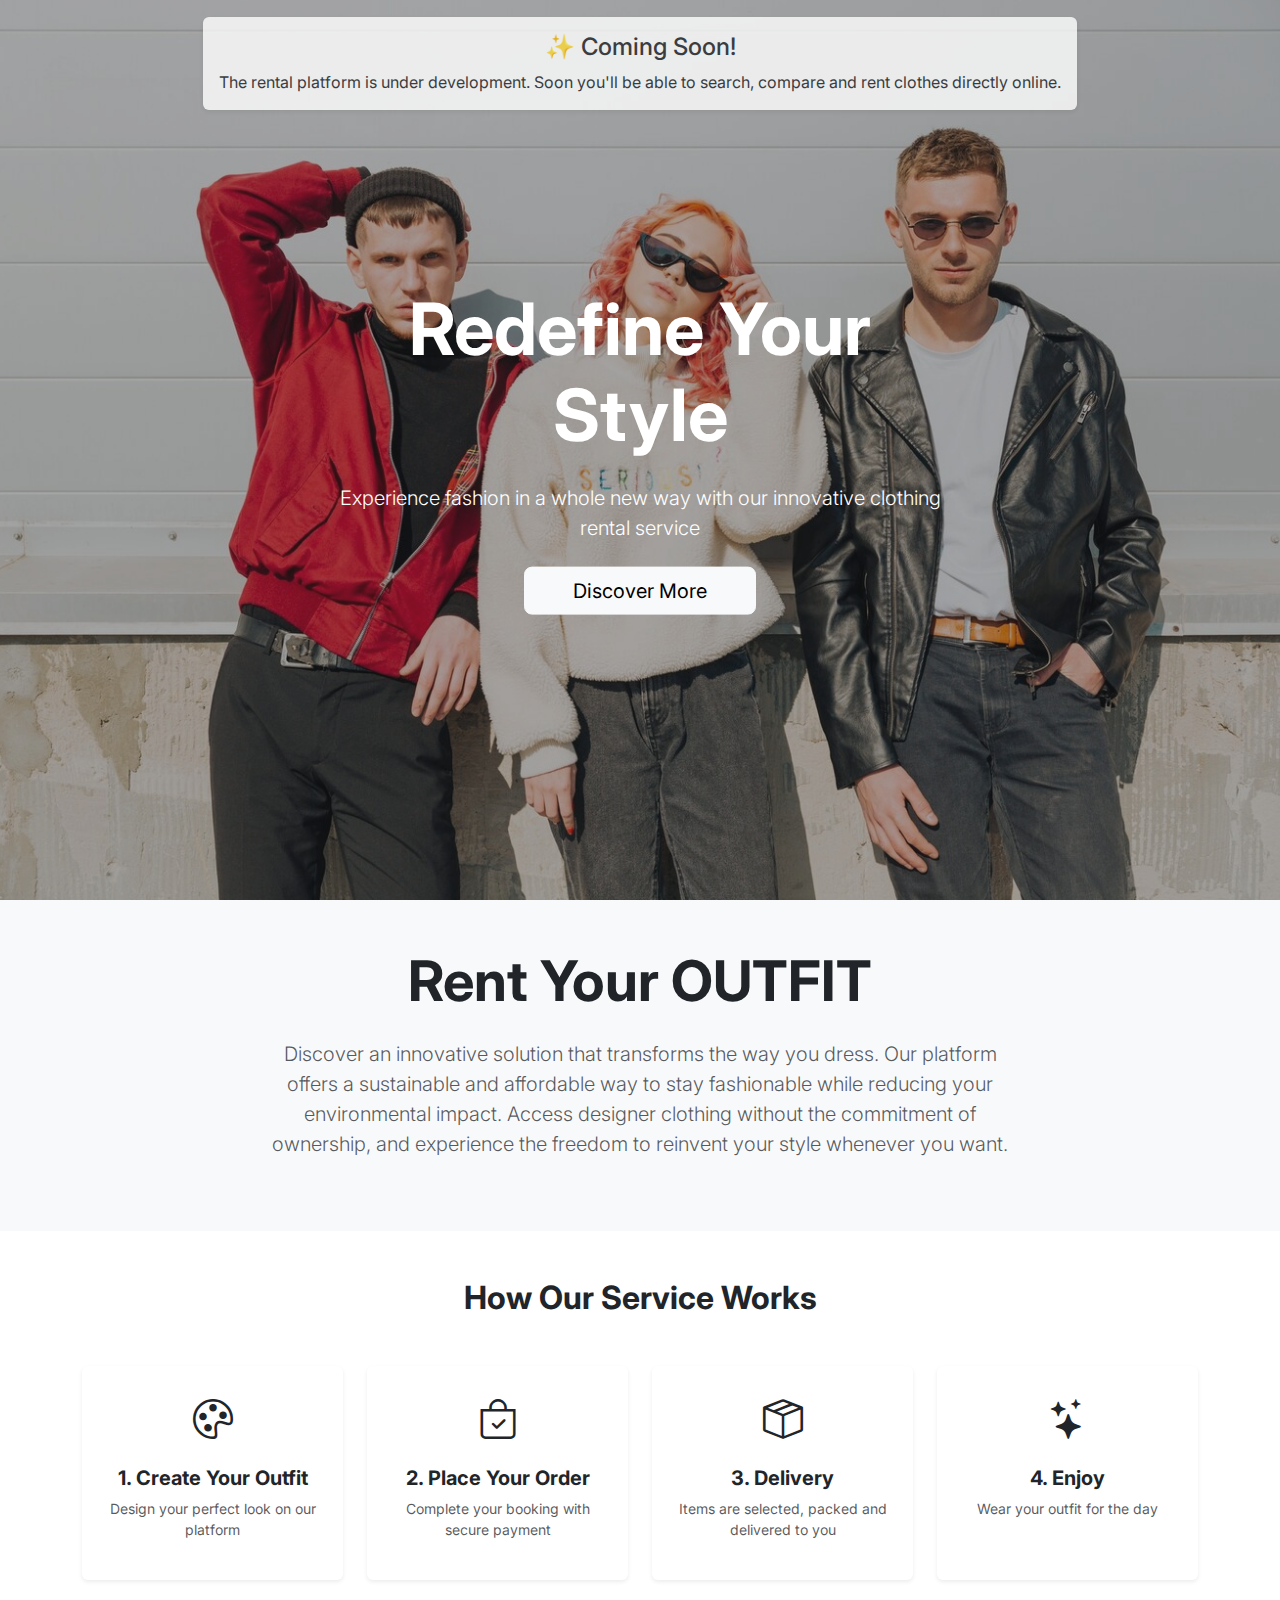
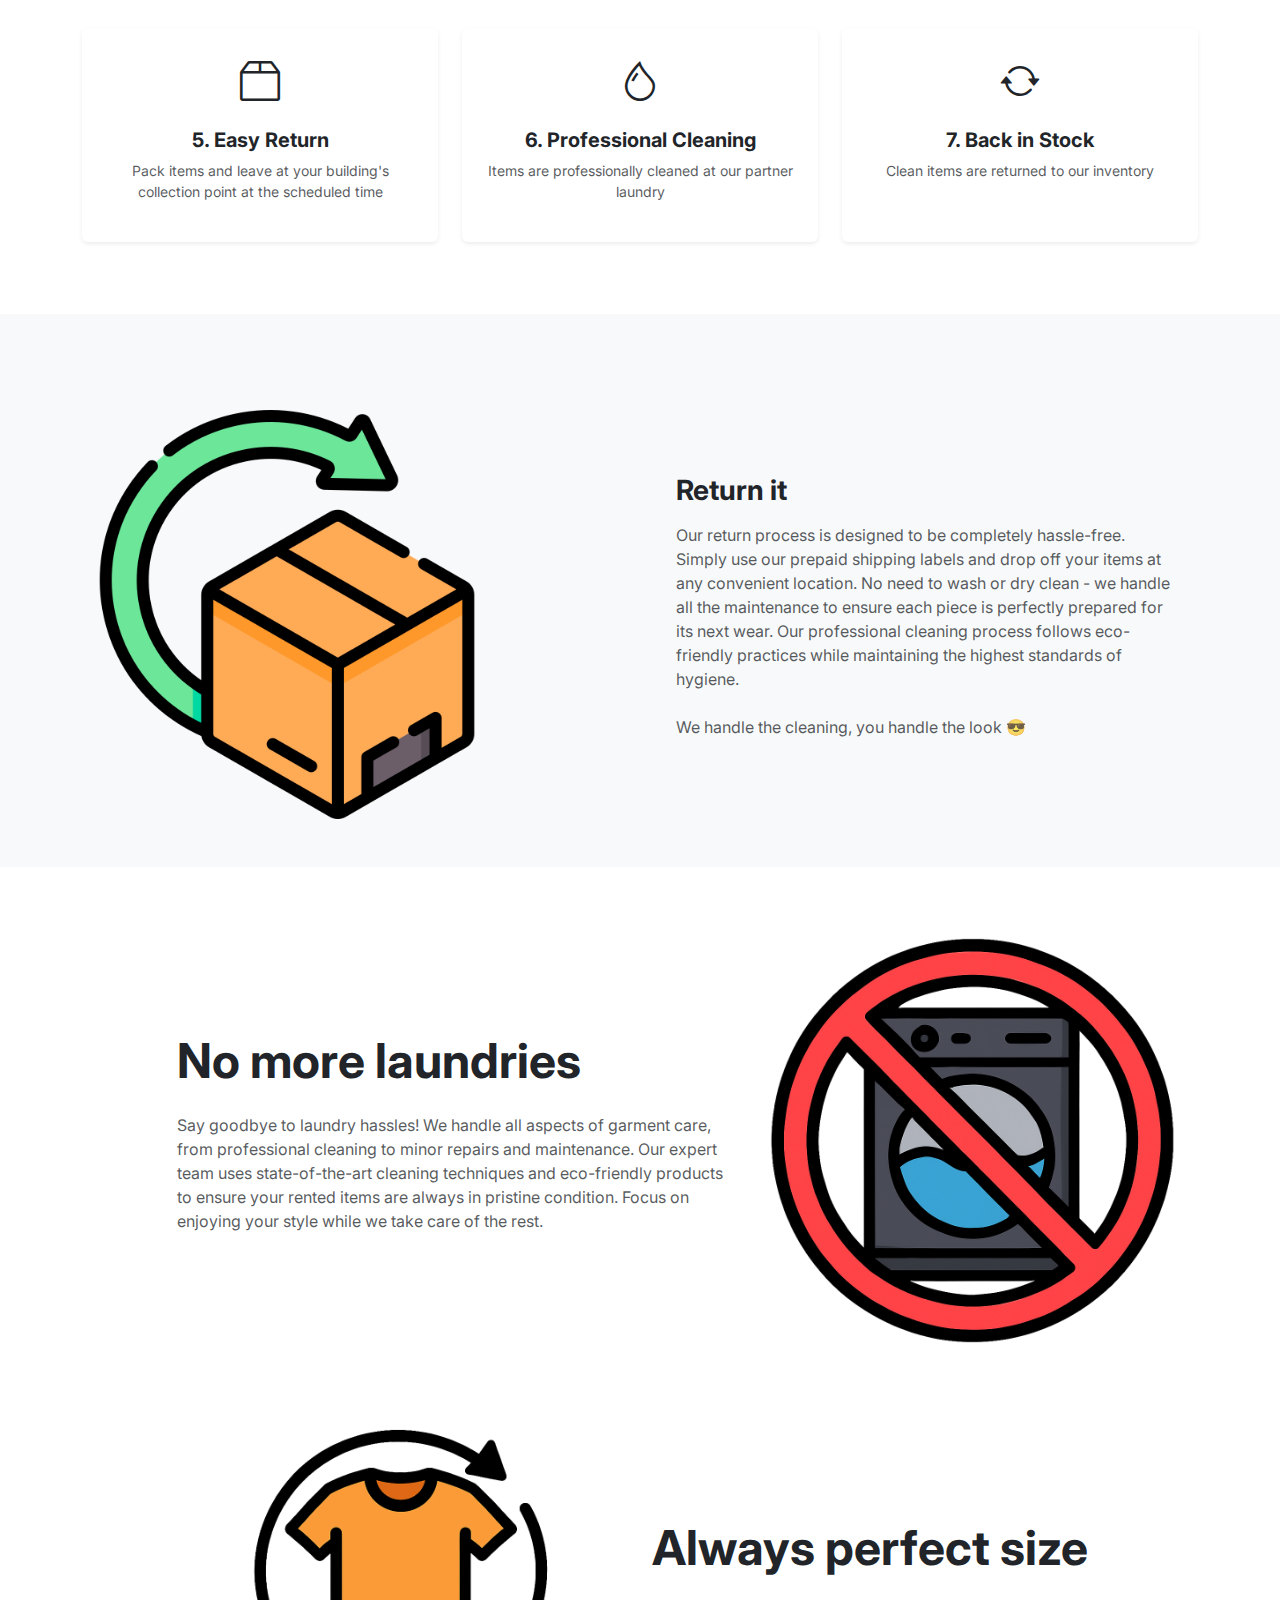
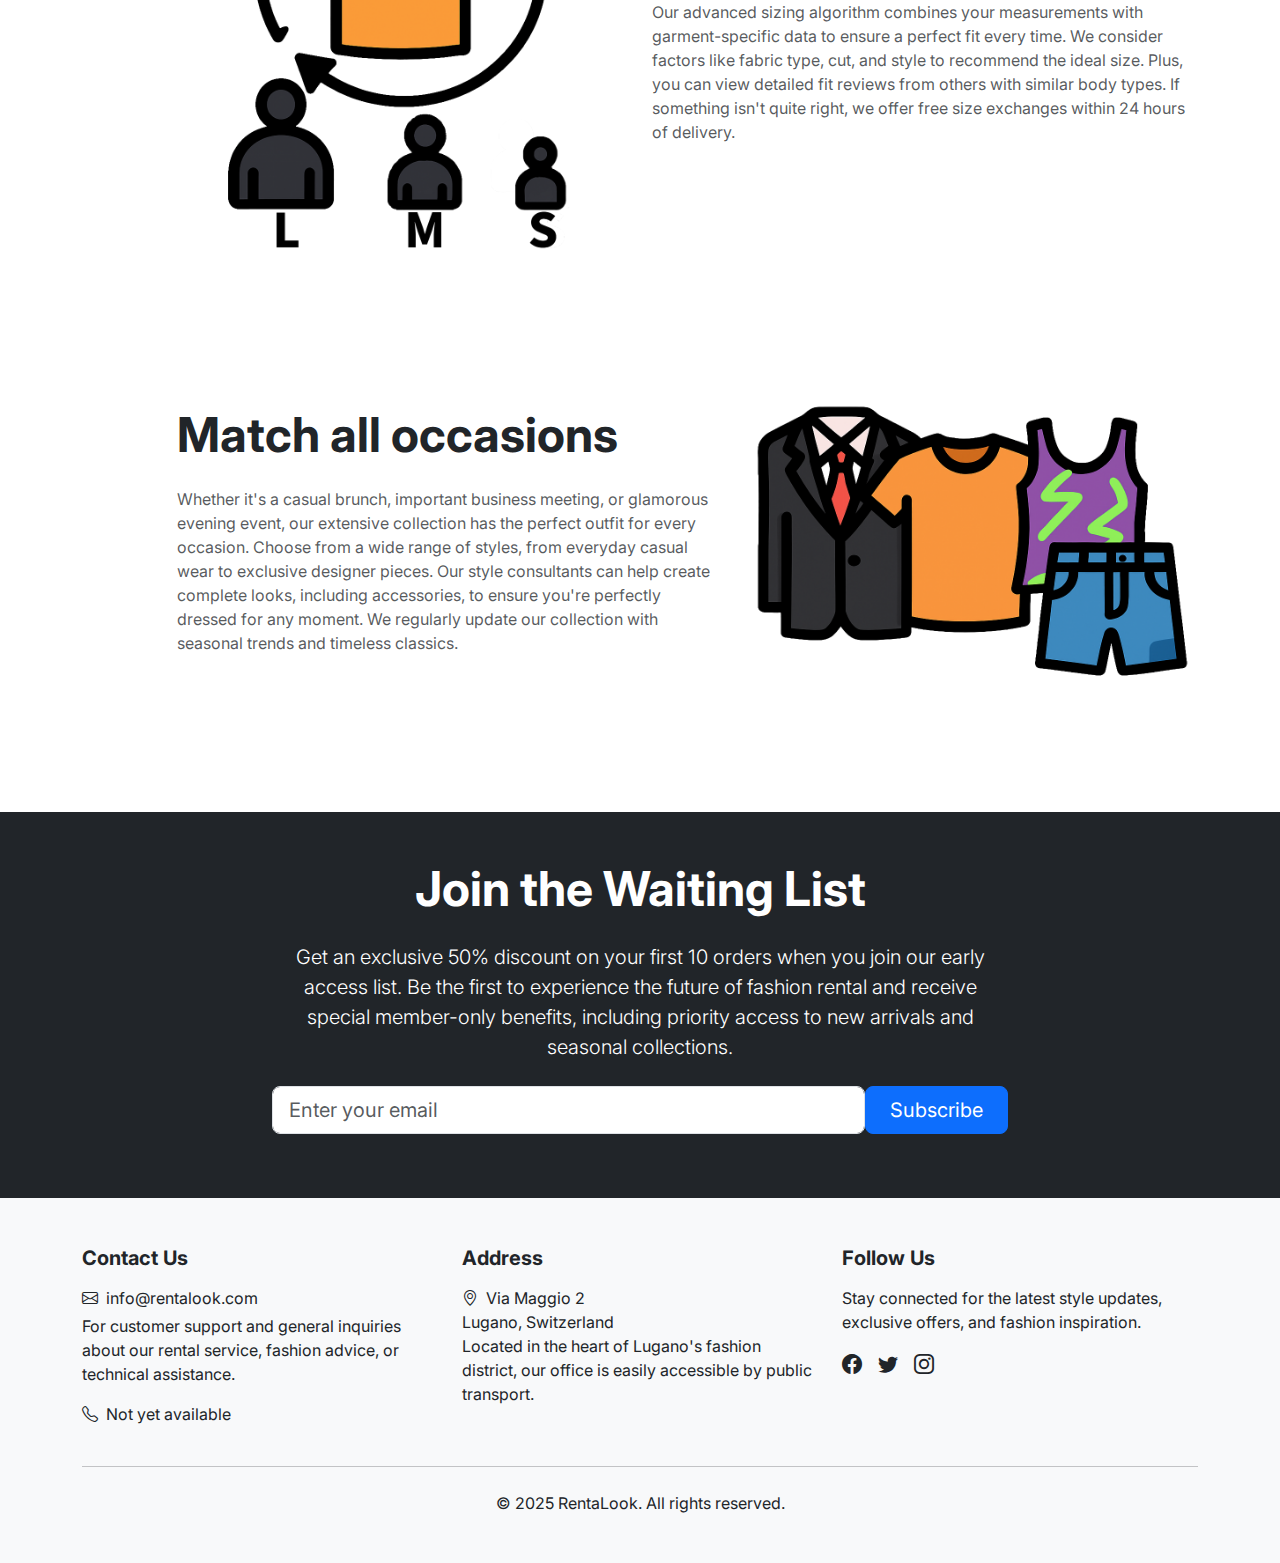
<file: index.html>
<!DOCTYPE html>
<html lang="en">
<head>
    <meta charset="UTF-8">
    <meta name="viewport" content="width=device-width, initial-scale=1.0">
    <title>Landing Page</title>
    <link href="https://fonts.googleapis.com/css2?family=Inter:wght@300;400;500;600;700&display=swap" rel="stylesheet">
    <link rel="stylesheet" href="./css/bootstrap.css">
    <link rel="stylesheet" href="./css/style.css">
    <link rel="stylesheet" href="https://cdn.jsdelivr.net/npm/bootstrap-icons@1.11.1/font/bootstrap-icons.css">
</head>
<body>
<!-- Aggiungi questo subito dopo l'apertura del tag body -->
<div class="alert fade show m-0 position-absolute w-100" role="alert"
     style="z-index: 1000; opacity: 0.8; top: 0; left: 0;">
    <div class="container d-flex justify-content-center align-items-center" style="z-index: 100">
        <div class="card border-0 shadow-sm">
            <div class="card-body text-center">
                <h4 class="card-title">✨ Coming Soon!</h4>
                <p class="card-text">
                    The rental platform is under development. Soon you'll be able to search,
                    compare and rent clothes directly online.
                </p>
            </div>
        </div>
    </div>
</div>
<!-- Hero Section -->
<section class="vh-100 position-relative">
    <div class="h-100">
        <div class="bg-dark position-absolute w-100 h-100" style="opacity: 0.4"></div>
        <img src="./img/young-stylish-people-standing-street_23-2148134026.jpg"
             class="d-block w-100 h-100 object-fit-cover" alt="Main Image">
        <div class="position-absolute top-50 start-50 translate-middle text-center text-white">
            <h1 class="display-2 fw-bold mb-4">Redefine Your Style</h1>
            <p class="lead mb-4">Experience fashion in a whole new way with our innovative clothing rental service</p>
            <a href="#about" class="btn btn-light btn-lg px-5">Discover More</a>
        </div>
    </div>
</section>

<!-- Introduction Section -->
<section id="about" class="py-5 bg-light">
    <div class="container">
        <div class="row">
            <div class="col-md-8 mx-auto text-center">
                <h2 class="display-4 fw-bold mb-4">Rent Your OUTFIT</h2>
                <p class="lead mb-4 text-muted">Discover an innovative solution that transforms the way you dress. Our
                    platform offers a sustainable and affordable way to stay fashionable while reducing your
                    environmental impact. Access designer clothing without the commitment of ownership, and experience
                    the freedom to reinvent your style whenever you want.</p>
            </div>
        </div>
    </div>
</section>

<!-- Service Process Section -->
<section class="py-5">
    <div class="container">
        <h2 class="text-center fw-bold mb-5">How Our Service Works</h2>
        <div class="row g-4">
            <div class="col-md-3 mb-4">
                <div class="card h-100 border-0 shadow-sm hover-effect">
                    <div class="card-body text-center p-4">
                        <div class="feature-icon mb-3">
                            <i class="bi bi-palette fs-1"></i>
                        </div>
                        <h5 class="fw-bold">1. Create Your Outfit</h5>
                        <p class="text-muted small">Design your perfect look on our platform</p>
                    </div>
                </div>
            </div>
            <div class="col-md-3 mb-4">
                <div class="card h-100 border-0 shadow-sm hover-effect">
                    <div class="card-body text-center p-4">
                        <div class="feature-icon mb-3">
                            <i class="bi bi-bag-check fs-1"></i>
                        </div>
                        <h5 class="fw-bold">2. Place Your Order</h5>
                        <p class="text-muted small">Complete your booking with secure payment</p>
                    </div>
                </div>
            </div>
            <div class="col-md-3 mb-4">
                <div class="card h-100 border-0 shadow-sm hover-effect">
                    <div class="card-body text-center p-4">
                        <div class="feature-icon mb-3">
                            <i class="bi bi-box-seam fs-1"></i>
                        </div>
                        <h5 class="fw-bold">3. Delivery</h5>
                        <p class="text-muted small">Items are selected, packed and delivered to you</p>
                    </div>
                </div>
            </div>
            <div class="col-md-3 mb-4">
                <div class="card h-100 border-0 shadow-sm hover-effect">
                    <div class="card-body text-center p-4">
                        <div class="feature-icon mb-3">
                            <i class="bi bi-stars fs-1"></i>
                        </div>
                        <h5 class="fw-bold">4. Enjoy</h5>
                        <p class="text-muted small">Wear your outfit for the day</p>
                    </div>
                </div>
            </div>
            <div class="col-md-4 mb-4">
                <div class="card h-100 border-0 shadow-sm hover-effect">
                    <div class="card-body text-center p-4">
                        <div class="feature-icon mb-3">
                            <i class="bi bi-box2 fs-1"></i>
                        </div>
                        <h5 class="fw-bold">5. Easy Return</h5>
                        <p class="text-muted small">Pack items and leave at your building's collection point at the
                            scheduled time</p>
                    </div>
                </div>
            </div>
            <div class="col-md-4 mb-4">
                <div class="card h-100 border-0 shadow-sm hover-effect">
                    <div class="card-body text-center p-4">
                        <div class="feature-icon mb-3">
                            <i class="bi bi-droplet fs-1"></i>
                        </div>
                        <h5 class="fw-bold">6. Professional Cleaning</h5>
                        <p class="text-muted small">Items are professionally cleaned at our partner laundry</p>
                    </div>
                </div>
            </div>
            <div class="col-md-4 mb-4">
                <div class="card h-100 border-0 shadow-sm hover-effect">
                    <div class="card-body text-center p-4">
                        <div class="feature-icon mb-3">
                            <i class="bi bi-arrow-repeat fs-1"></i>
                        </div>
                        <h5 class="fw-bold">7. Back in Stock</h5>
                        <p class="text-muted small">Clean items are returned to our inventory</p>
                    </div>
                </div>
            </div>
        </div>
    </div>
</section>


<!-- Return Process Section -->
<section class="py-5 bg-light">
    <div class="container">
        <h2 class="text-center fw-bold mb-5"></h2>
        <div class="row g-4 align-items-center">
            <div class="col-md-6">
                <div class="rounded overflow-hidden">
                    <img src="./img/9226484.png" class="img-fluid w-75 hover-zoom"
                         alt="Return Process">
                </div>
            </div>
            <div class="col-md-6">
                <div class="p-4">
                    <h3 class="fw-bold mb-3">Return it</h3>
                    <p class="text-muted">Our return process is designed to be completely hassle-free. Simply use our
                        prepaid shipping labels and drop off your items at any convenient location. No need to wash or
                        dry clean - we handle all the maintenance to ensure each piece is perfectly prepared for its
                        next wear. Our professional cleaning process follows eco-friendly practices while maintaining
                        the highest standards of hygiene.
                        <br><br>
                        We handle the cleaning, you handle the look &#128526;</p>
<!--                    <a href="#" class="btn btn-dark mt-3">Learn More</a>-->
                </div>
            </div>
        </div>
    </div>
</section>

<!-- Benefits Section -->
<section class="py-5">
    <div class="container">
        <div class="row g-4 align-items-center mb-5">
            <div class="col-lg-6 offset-lg-1">
                <h2 class="display-5 fw-bold mb-4">No more laundries</h2>
                <p class="text-muted">Say goodbye to laundry hassles! We handle all aspects of garment care, from
                    professional cleaning to minor repairs and maintenance. Our expert team uses state-of-the-art
                    cleaning techniques and eco-friendly products to ensure your rented items are always in pristine
                    condition. Focus on enjoying your style while we take care of the rest.</p>
            </div>
            <div class="col-lg-5">
                <img src="./img/ChatGPT%20Image%2029%20giu%202025,%2019_18_07.png"
                     class="img-fluid rounded hover-zoom" alt="No Laundry">
            </div>
        </div>

        <div class="row g-4 align-items-center mb-5">
            <div class="col-lg-6 order-lg-2">
                <h2 class="display-5 fw-bold mb-4">Always perfect size</h2>
                <p class="text-muted">Our advanced sizing algorithm combines your measurements with garment-specific
                    data to ensure a perfect fit every time. We consider factors like fabric type, cut, and style to
                    recommend the ideal size. Plus, you can view detailed fit reviews from others with similar body
                    types. If something isn't quite right, we offer free size exchanges within 24 hours of delivery.</p>
            </div>
            <div class="col-lg-5 offset-lg-1 order-lg-1">
                <img src="./img/ChatGPT%20Image%2029%20giu%202025,%2019_31_01.png"
                     class="img-fluid rounded hover-zoom" alt="Perfect Size">
            </div>
        </div>

        <div class="row g-4 align-items-center">
            <div class="col-lg-6 offset-lg-1">
                <h2 class="display-5 fw-bold mb-4">Match all occasions</h2>
                <p class="text-muted">Whether it's a casual brunch, important business meeting, or glamorous evening
                    event, our extensive collection has the perfect outfit for every occasion. Choose from a wide range
                    of styles, from everyday casual wear to exclusive designer pieces. Our style consultants can help
                    create complete looks, including accessories, to ensure you're perfectly dressed for any moment. We
                    regularly update our collection with seasonal trends and timeless classics.</p>
            </div>
            <div class="col-lg-5">
                <img src="./img/ChatGPT%20Image%2029%20giu%202025,%2021_11_16.png"
                     class="img-fluid rounded hover-zoom" alt="All Occasions">
            </div>
        </div>
    </div>
</section>

<!-- Reviews Section -->
<!--<section class="py-5 bg-light">-->
<!--    <div class="container">-->
<!--        <h2 class="text-center fw-bold mb-5">What Our Customers Say</h2>-->
<!--        <div class="row g-4">-->
<!--            <div class="col-md-4">-->
<!--                <div class="card h-100 border-0 shadow-sm hover-effect">-->
<!--                    <div class="card-body p-4">-->
<!--                        <div class="d-flex align-items-center mb-3">-->
<!--                            <img src="https://randomuser.me/api/portraits/women/1.jpg" class="rounded-circle me-3"-->
<!--                                 width="60" height="60" alt="User">-->
<!--                            <div>-->
<!--                                <h5 class="fw-bold mb-0">Viola</h5>-->
<!--                                <p class="text-muted mb-0">Digital nomad</p>-->
<!--                            </div>-->
<!--                        </div>-->
<!--                        <p class="text-muted">"I had an event in Milan but was traveling with only hand-->
<!--                            luggage. I booked an outfit with RentaLook and found it ready at the hotel!-->
<!--                            Fantastic."</p>-->
<!--                        <div class="text-warning">-->
<!--                            <i class="bi bi-star-fill"></i>-->
<!--                            <i class="bi bi-star-fill"></i>-->
<!--                            <i class="bi bi-star-fill"></i>-->
<!--                            <i class="bi bi-star-fill"></i>-->
<!--                            <i class="bi bi-star-fill"></i>-->
<!--                        </div>-->
<!--                    </div>-->
<!--                </div>-->
<!--            </div>-->
<!--            <div class="col-md-4">-->
<!--                <div class="card h-100 border-0 shadow-sm hover-effect">-->
<!--                    <div class="card-body p-4">-->
<!--                        <div class="d-flex align-items-center mb-3">-->
<!--                            <img src="https://randomuser.me/api/portraits/men/1.jpg" class="rounded-circle me-3"-->
<!--                                 width="60" height="60" alt="User">-->
<!--                            <div>-->
<!--                                <h5 class="fw-bold mb-0">Michael</h5>-->
<!--                                <p class="text-muted mb-0">Business Professional</p>-->
<!--                            </div>-->
<!--                        </div>-->
<!--                        <p class="text-muted">"My airline lost my luggage before a crucial business meeting in Rome.-->
<!--                            RentaLook was a lifesaver! I ordered a suit and had it delivered to my hotel within hours.-->
<!--                            The fit was perfect, and I closed the deal looking sharp. This service turned a potential-->
<!--                            disaster into a success story."</p>-->
<!--                        <div class="text-warning">-->
<!--                            <i class="bi bi-star-fill"></i>-->
<!--                            <i class="bi bi-star-fill"></i>-->
<!--                            <i class="bi bi-star-fill"></i>-->
<!--                            <i class="bi bi-star-fill"></i>-->
<!--                            <i class="bi bi-star-half"></i>-->
<!--                        </div>-->
<!--                    </div>-->
<!--                </div>-->
<!--            </div>-->
<!--            <div class="col-md-4">-->
<!--                <div class="card h-100 border-0 shadow-sm hover-effect">-->
<!--                    <div class="card-body p-4">-->
<!--                        <div class="d-flex align-items-center mb-3">-->
<!--                            <img src="https://randomuser.me/api/portraits/women/2.jpg" class="rounded-circle me-3"-->
<!--                                 width="60" height="60" alt="User">-->
<!--                            <div>-->
<!--                                <h5 class="fw-bold mb-0">Emma</h5>-->
<!--                                <p class="text-muted mb-0">Consultant</p>-->
<!--                            </div>-->
<!--                        </div>-->
<!--                        <p class="text-muted">"Every week I have a different meeting in a new city. I couldn't bring 10-->
<!--                            outfits in my suitcase... now I use RentaLook as my mobile wardrobe."</p>-->
<!--                        <div class="text-warning">-->
<!--                            <i class="bi bi-star-fill"></i>-->
<!--                            <i class="bi bi-star-fill"></i>-->
<!--                            <i class="bi bi-star-fill"></i>-->
<!--                            <i class="bi bi-star-fill"></i>-->
<!--                            <i class="bi bi-star-fill"></i>-->
<!--                        </div>-->
<!--                    </div>-->
<!--                </div>-->
<!--            </div>-->
<!--        </div>-->
<!--    </div>-->
<!--</section>-->

<!-- FAQ Section -->
<!--<section class="py-5">-->
<!--    <div class="container">-->
<!--        <h2 class="text-center fw-bold mb-5">Frequently Asked Questions</h2>-->
<!--        <div class="row justify-content-center">-->
<!--            <div class="col-lg-8">-->
<!--                <div class="accordion" id="faqAccordion">-->
<!--                    <div class="accordion-item border-0 mb-3 shadow-sm">-->
<!--                        <h3 class="accordion-header">-->
<!--                            <button class="accordion-button fw-bold" type="button" data-bs-toggle="collapse"-->
<!--                                    data-bs-target="#faq1">-->
<!--                                How does the rental process work?-->
<!--                            </button>-->
<!--                        </h3>-->
<!--                        <div id="faq1" class="accordion-collapse collapse show" data-bs-parent="#faqAccordion">-->
<!--                            <div class="accordion-body text-muted">-->
<!--                                Browse our collection, select your items and rental period, and place your order. We'll-->
<!--                                deliver your clothes to your door. After your rental period, simply return them using-->
<!--                                our prepaid shipping label.-->
<!--                            </div>-->
<!--                        </div>-->
<!--                    </div>-->
<!--                    <div class="accordion-item border-0 mb-3 shadow-sm">-->
<!--                        <h3 class="accordion-header">-->
<!--                            <button class="accordion-button fw-bold collapsed" type="button" data-bs-toggle="collapse"-->
<!--                                    data-bs-target="#faq2">-->
<!--                                What if the clothes don't fit?-->
<!--                            </button>-->
<!--                        </h3>-->
<!--                        <div id="faq2" class="accordion-collapse collapse" data-bs-parent="#faqAccordion">-->
<!--                            <div class="accordion-body text-muted">-->
<!--                                We offer free size exchanges within 24 hours of delivery. Our sizing algorithm helps-->
<!--                                ensure the best fit, but if you need a different size, we'll expedite the exchange-->
<!--                                process.-->
<!--                            </div>-->
<!--                        </div>-->
<!--                    </div>-->
<!--                    <div class="accordion-item border-0 mb-3 shadow-sm">-->
<!--                        <h3 class="accordion-header">-->
<!--                            <button class="accordion-button fw-bold collapsed" type="button" data-bs-toggle="collapse"-->
<!--                                    data-bs-target="#faq3">-->
<!--                                How do you clean the clothes?-->
<!--                            </button>-->
<!--                        </h3>-->
<!--                        <div id="faq3" class="accordion-collapse collapse" data-bs-parent="#faqAccordion">-->
<!--                            <div class="accordion-body text-muted">-->
<!--                                We use professional eco-friendly cleaning methods and follow strict hygiene protocols.-->
<!--                                Each item is thoroughly cleaned, inspected, and sanitized between rentals.-->
<!--                            </div>-->
<!--                        </div>-->
<!--                    </div>-->
<!--                </div>-->
<!--            </div>-->
<!--        </div>-->
<!--    </div>-->
<!--</section>-->

<!-- Newsletter Section -->
<section class="py-5 bg-dark text-white">
    <div class="container">
        <div class="row justify-content-center">
            <div class="col-md-8 text-center">
                <h2 class="display-5 fw-bold mb-4">Join the Waiting List</h2>
                <p class="lead mb-4">Get an exclusive 50% discount on your first 10 orders when you join our early
                    access list. Be the first to experience the future of fashion rental and receive special member-only
                    benefits, including priority access to new arrivals and seasonal collections.</p>
                <div class="input-group mb-3">
                    <form action="https://formsubmit.co/adrian992011@gmail.com" method="POST" class="d-flex w-100">
                        <!-- Honeypot per evitare spam -->
                        <input type="text" name="_honey" style="display:none">

                        <!-- Disable Captcha -->
                        <input type="hidden" name="_captcha" value="false">

                        <!-- Redirect dopo l'invio -->
                        <input type="hidden" name="_next" value="http://rentalook.ch/Landing/thanks.html">

                        <input type="email" class="form-control form-control-lg" placeholder="Enter your email" required>
                        <button class="btn btn-primary btn-lg px-4" type="submit">Subscribe</button>
                    </form>
                </div>
            </div>
        </div>
    </div>
</section>

<!-- Footer -->
<footer class="py-5 bg-light">
    <div class="container">
        <div class="row g-4">
            <div class="col-lg-4">
                <h5 class="fw-bold mb-3">Contact Us</h5>
                <p class="mb-1"><i class="bi bi-envelope me-2"></i>info@rentalook.com</p>
                <p class="mb-3">For customer support and general inquiries about our rental service, fashion advice, or
                    technical assistance.</p>
                <p><i class="bi bi-telephone me-2"></i>Not yet available</p>
            </div>
            <div class="col-lg-4">
                <h5 class="fw-bold mb-3">Address</h5>
                <p><i class="bi bi-geo-alt me-2"></i>Via Maggio 2<br>Lugano, Switzerland<br>
                    Located in the heart of Lugano's fashion district, our office is easily accessible by public
                    transport.</p>
            </div>
            <div class="col-lg-4">
                <h5 class="fw-bold mb-3">Follow Us</h5>
                <p class="mb-3">Stay connected for the latest style updates, exclusive offers, and fashion
                    inspiration.</p>
                <div class="d-flex gap-3">
                    <a href="#" class="text-dark fs-5"><i class="bi bi-facebook"></i></a>
                    <a href="#" class="text-dark fs-5"><i class="bi bi-twitter"></i></a>
                    <a href="#" class="text-dark fs-5"><i class="bi bi-instagram"></i></a>
                </div>
            </div>
        </div>
        <hr class="my-4">
        <div class="text-center">
            <p class="mb-0">&copy; 2025 RentaLook. All rights reserved.</p>
        </div>
    </div>
</footer>
</body>
</html>
</file>
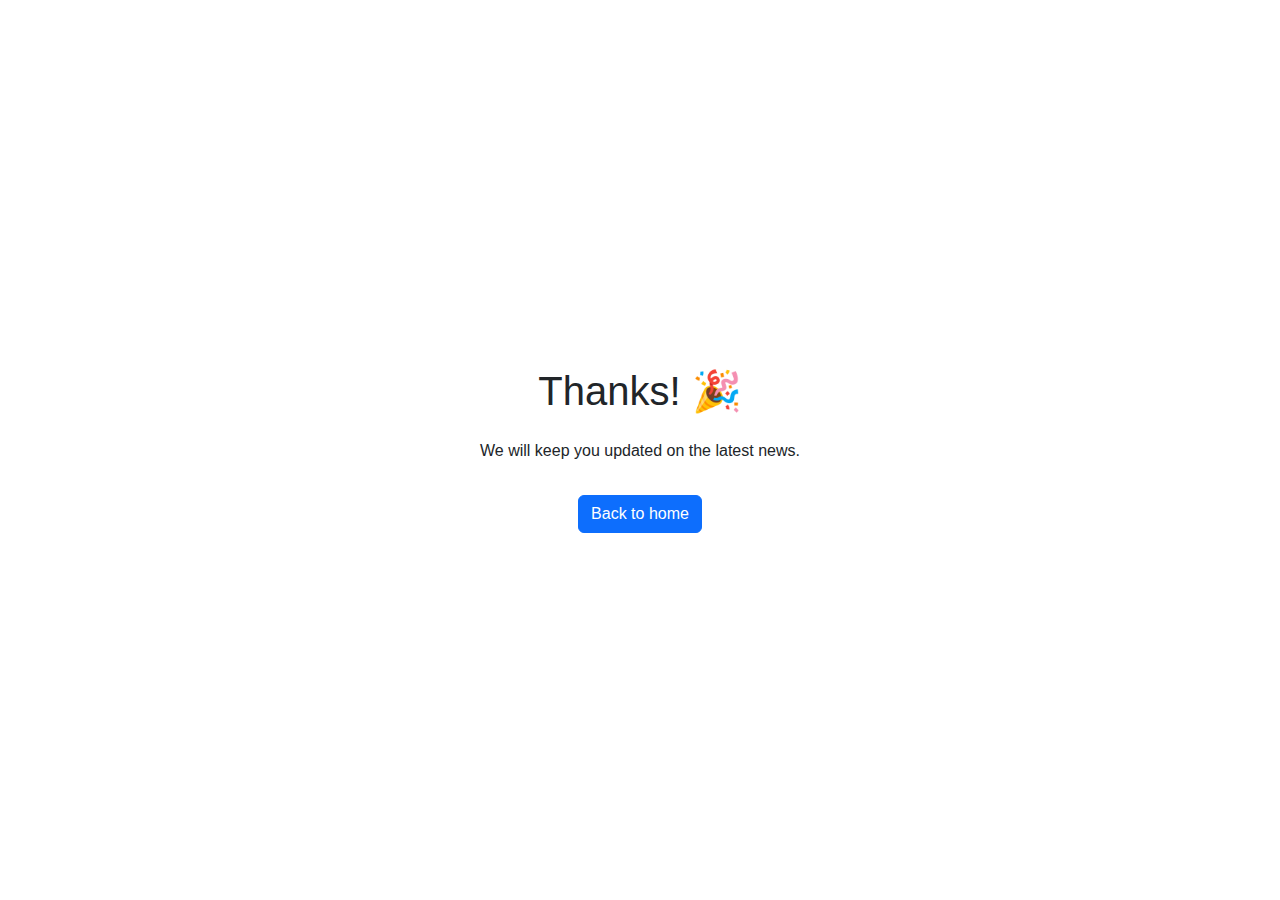
<file: thanks.html>
<!DOCTYPE html>
<html lang="it">
<head>
    <meta charset="UTF-8">
    <meta name="viewport" content="width=device-width, initial-scale=1.0">
    <title>Grazie!</title>
    <link href="https://cdn.jsdelivr.net/npm/bootstrap@5.3.2/dist/css/bootstrap.min.css" rel="stylesheet">
    <link rel="stylesheet" href="./css/style.css">
</head>
<body>
<div class="container min-vh-100 d-flex align-items-center justify-content-center">
    <div class="text-center">
        <h1 class="mb-4">Thanks! 🎉</h1>
        <p>We will keep you updated on the latest news.</p>
        <a href="index.html" class="btn btn-primary mt-3">Back to home</a>
    </div>
</div>
</body>
</html>
</file>
<file: css/style.css>
/* Applicazione generale del font */
body {
    font-family: 'Inter', sans-serif !important; /* Usiamo !important per essere sicuri */
}

/* Font per elementi specifici */
.display-4,
h1, h2, h3, h4, h5, h6,
.h1, .h2, .h3, .h4, .h5, .h6 {
    font-family: 'Inter', sans-serif !important;
}

/* Stile per il testo normale */
p, .lead, .form-control {
    font-family: 'Inter', sans-serif !important;
}
</file>
